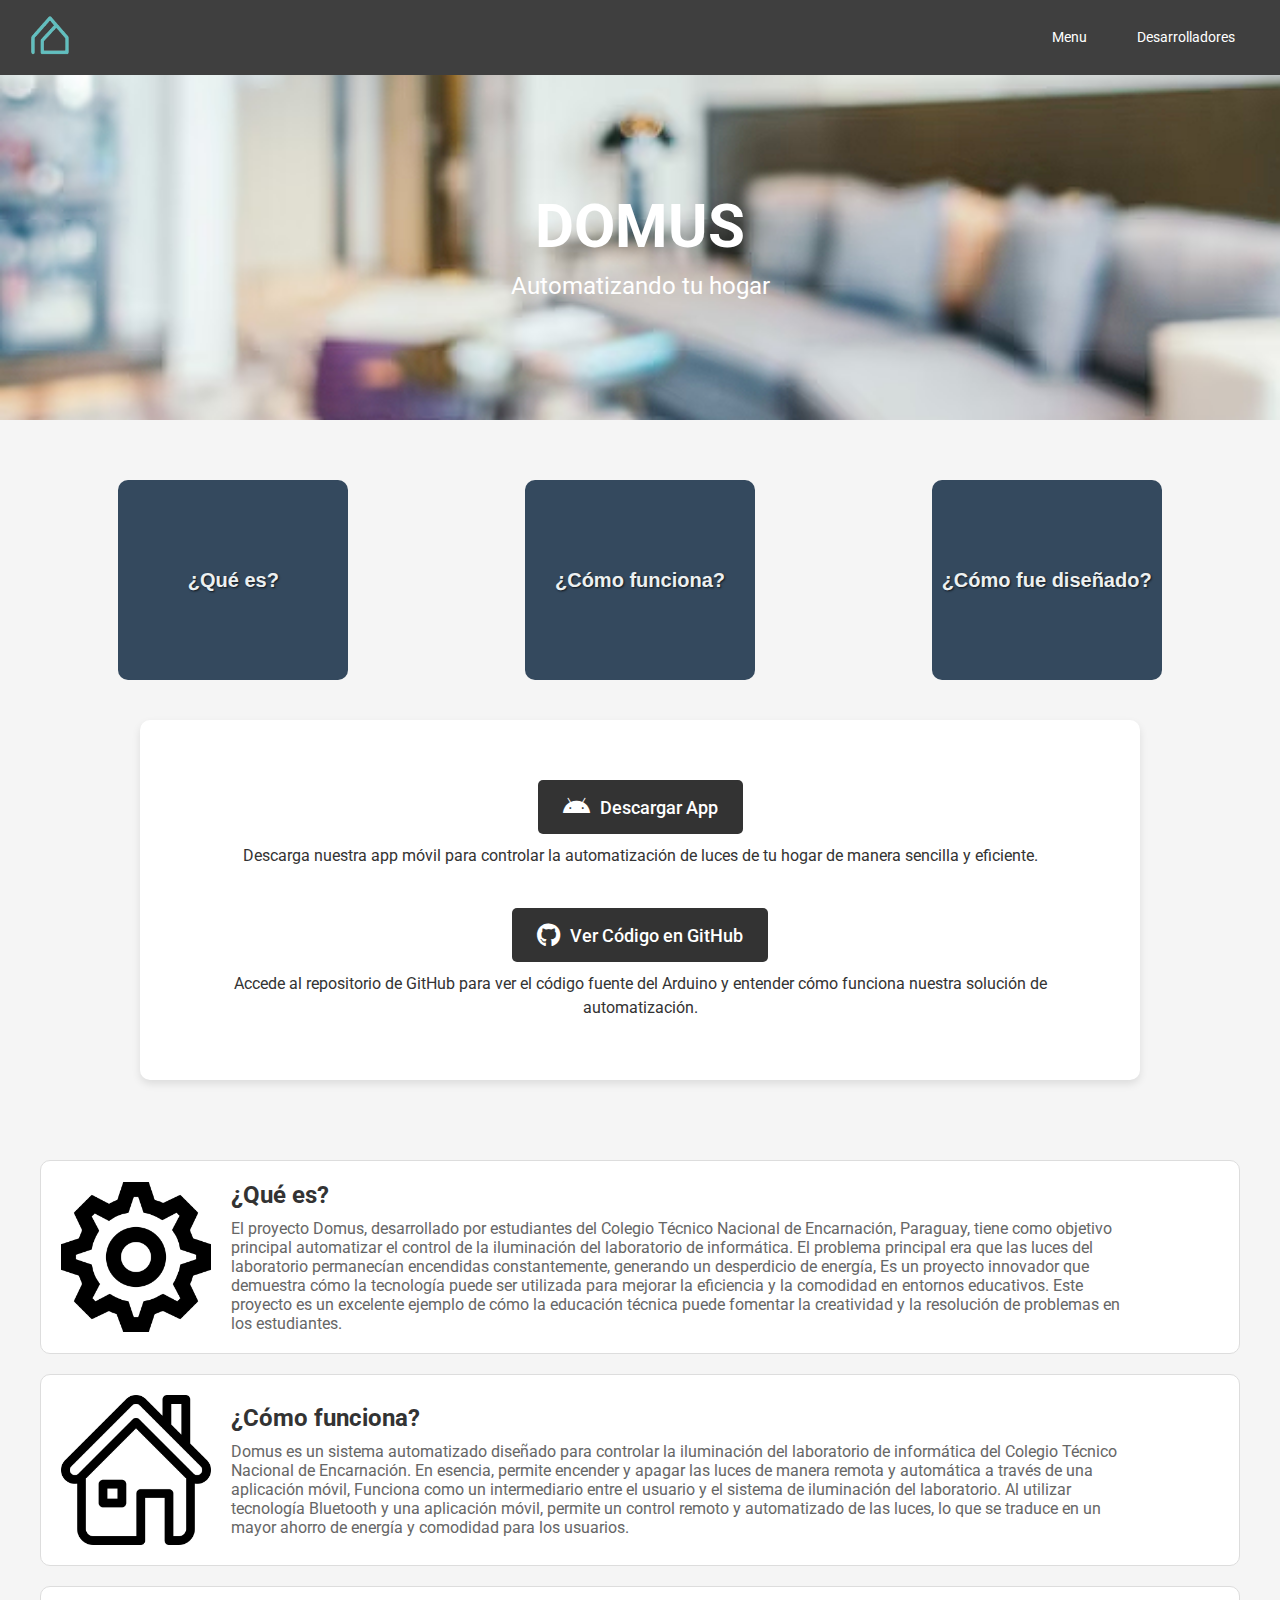
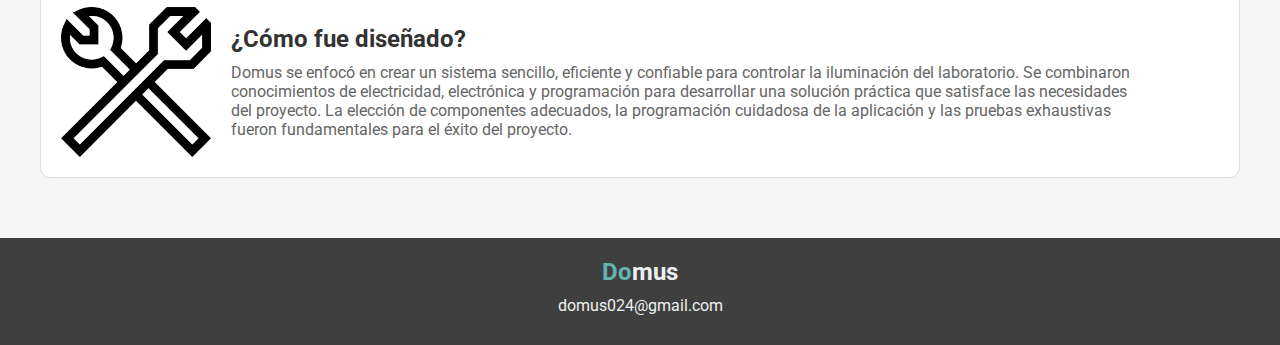
<file: index.html>
<!DOCTYPE html>
<html lang="en">

<head>
    <meta charset="UTF-8">
    <meta http-equiv="X-UA-Compatible" content="IE=edge">
    <meta name="viewport" content="width=device-width, initial-scale=1.0">
    <title>Domus</title>
    <link rel="icon" href="resources/logo.png" type="image/png">
    <link rel="stylesheet" href="css/index.css">
    <link rel="preconnect" href="https://fonts.googleapis.com">
    <link rel="preconnect" href="https://fonts.gstatic.com" crossorigin>
    <link href="https://fonts.googleapis.com/css2?family=Roboto:wght@400;700&display=swap" rel="stylesheet">
    <link rel="stylesheet" href="https://cdnjs.cloudflare.com/ajax/libs/font-awesome/6.0.0-beta3/css/all.min.css">
</head>

<body>

    <header>
        <div class="logo-container">
            <img src="resources/logo.png" alt="Logo" class="logo">
        </div>
        <nav>
            <a href="index.html">Menu</a>
            <a href="desarrolladores.html">Desarrolladores</a>
        </nav>
    </header>

    <div class="bienvenida">
        <div class="bienvenida-texto">
            <h1>DOMUS</h1>
            <p>Automatizando tu hogar</p>
        </div>
    </div>

    <main>
        <section class="cuerpo">
            <button class="cuadro" data-target="#respuesta-que-es">¿Qué es?</button>
            <button class="cuadro" data-target="#respuesta-como-funciona">¿Cómo funciona?</button>
            <button class="cuadro" data-target="#respuesta-como-fue-disenado">¿Cómo fue diseñado?</button>
        </section>

        <section class="descargas">

            <div class="descarga-item">
                <a href="ejem.apk" class="descarga-boton" target="_blank" download="nombre_de_archivo.apk">
                    <i class="fab fa-android descarga-icono"></i>
                    Descargar App
                </a>
                <p>Descarga nuestra app móvil para controlar la automatización de luces de tu hogar de manera sencilla y
                    eficiente.</p>
            </div>

            <div class="descarga-item">
                <a href="https://github.com/ivanf12300/Domus-arduino-code" class="descarga-boton" target="_blank">
                    <i class="fab fa-github descarga-icono"></i>
                    Ver Código en GitHub
                </a>
                <p>Accede al repositorio de GitHub para ver el código fuente del Arduino y entender cómo funciona
                    nuestra solución de automatización.</p>
            </div>
        </section>

        <section class="respuestas">
            <div id="respuesta-que-es" class="respuesta">
                <img src="resources/img1.png" alt="¿Qué es?" class="respuesta-img">
                <div class="respuesta-texto">
                    <h2>¿Qué es?</h2>
                    <p>El proyecto Domus, desarrollado por estudiantes del Colegio Técnico Nacional de Encarnación, Paraguay, tiene como objetivo principal automatizar el control de la iluminación del laboratorio de informática. El problema principal era que las luces del laboratorio permanecían encendidas constantemente, generando un desperdicio de energía, Es un proyecto innovador que demuestra cómo la tecnología puede ser utilizada para mejorar la eficiencia y la comodidad en entornos educativos. Este proyecto es un excelente ejemplo de cómo la educación técnica puede fomentar la creatividad y la resolución de problemas en los estudiantes.</p>
                </div>
            </div>
            <div id="respuesta-como-funciona" class="respuesta">
                <img src="resources/img2.png" alt="¿Cómo funciona?" class="respuesta-img">
                <div class="respuesta-texto">
                    <h2>¿Cómo funciona?</h2>
                    <p>Domus es un sistema automatizado diseñado para controlar la iluminación del laboratorio de informática del Colegio Técnico Nacional de Encarnación. En esencia, permite encender y apagar las luces de manera remota y automática a través de una aplicación móvil, Funciona como un intermediario entre el usuario y el sistema de iluminación del laboratorio. Al utilizar tecnología Bluetooth y una aplicación móvil, permite un control remoto y automatizado de las luces, lo que se traduce en un mayor ahorro de energía y comodidad para los usuarios.</p>
                </div>
            </div>
            <div id="respuesta-como-fue-disenado" class="respuesta">
                <img src="resources/img3.png" alt="¿Cómo fue diseñado?" class="respuesta-img">
                <div class="respuesta-texto">
                    <h2>¿Cómo fue diseñado?</h2>
                    <p>Domus se enfocó en crear un sistema sencillo, eficiente y confiable para controlar la iluminación del laboratorio. Se combinaron conocimientos de electricidad, electrónica y programación para desarrollar una solución práctica que satisface las necesidades del proyecto. La elección de componentes adecuados, la programación cuidadosa de la aplicación y las pruebas exhaustivas fueron fundamentales para el éxito del proyecto.</p>
                </div>
            </div>
        </section>
    </main>

    <footer>
        <div class="footer-container">
            <div class="footer-logo">
                <span>Do</span>mus
            </div>
            <ul class="footer-contact">
                <li><a href="mailto:contacto@compania.com">domus024@gmail.com</a></li>
            </ul>
        </div>
    </footer>

    <script src="js/index.js"></script>
</body>

</html>
</file>
<file: css/index.css>
@import url('https://fonts.googleapis.com/css2?family=Roboto:wght@400;700&display=swap');
@import url('https://fonts.googleapis.com/css2?family=Open+Sans:wght@400;700&display=swap');

/* Global Styles */
* {
    margin: 0;
    padding: 0;
    box-sizing: border-box;
}

html {
    scroll-behavior: smooth;
}

body {
    font-family: 'Roboto', sans-serif;
    background-color: #f5f5f5;
}

/* Header */
header {
    background-color: #3f3f3f;
    padding: 15px 20px;
    position: fixed;
    top: 0;
    left: 0;
    width: 100%;
    z-index: 9999;
    display: flex;
    justify-content: space-between;
    align-items: center;
}

nav {
    display: flex;
}

nav a {
    text-decoration: none;
    color: #ffffff;
    margin: 0 15px;
    padding: 5px 10px;
    border-radius: 20px;
    font-size: 14px;
    font-weight: 400;
    transition: color 0.3s, background-color 0.3s;
}

nav a:hover {
    background-color: #64b4b0;
    color: #ffffff;
}

/* Logo */
.logo-container {
    margin-left: 10px;
}

.logo {
    width: 40px;
    height: auto;
}

/* Bienvenida */
.bienvenida {
    width: 100%;
    height: 350px;
    background-image: url('../resources/fondo.PNG');
    background-size: cover;
    background-position: center;
    display: flex;
    justify-content: center;
    align-items: center;
    text-align: center;
    color: #ffffff;
    padding: 20px;
    margin-top: 70px;
    /* Ajuste para no ocultar el contenido debajo del header fijo */
}

.bienvenida-texto {
    max-width: 800px;
}

.bienvenida h1 {
    font-size: 60px;
    margin-bottom: 10px;
    font-weight: 700;
}

.bienvenida p {
    font-size: 24px;
    font-weight: 400;
}

/* Main Content */
main {
    padding: 20px;
    margin-top: 20px;
}

/* Cuadrados de preguntas */
.cuerpo {
    display: flex;
    justify-content: space-around;
    flex-wrap: wrap;
    gap: 20px;
    padding: 20px;
}

.cuadro {
    color: #ecf0f1;
    border: none;
    background-color: #34495e;
    border-radius: 10px;
    width: 230px;
    height: 200px;
    background-size: cover;
    background-position: center;
    display: flex;
    align-items: center;
    justify-content: center;
    font-size: 20px;
    font-weight: bold;
    cursor: pointer;
    transition: background-color 0.3s, transform 0.3s;
    text-shadow: 1px 1px 2px rgba(0, 0, 0, 0.7);
    text-decoration: none;
}

.cuadro:hover {
    background-color: rgba(0, 0, 0, 0.6);
    transform: scale(1.05);
}

/* Descargas */
.descargas {
    display: flex;
    flex-direction: column;
    align-items: center;
    padding: 40px;
    background-color: #ffffff;
    border-radius: 10px;
    box-shadow: 0 4px 8px rgba(0, 0, 0, 0.1);
    margin: 20px auto;
    margin-bottom: 60px;
    max-width: 1000px;
}

.descarga-item {
    margin: 20px 0;
    text-align: center;
}

.descarga-boton {
    display: inline-flex;
    align-items: center;
    justify-content: center;
    text-decoration: none;
    color: #ffffff;
    background-color: #333;
    border-radius: 5px;
    padding: 15px 25px;
    font-size: 18px;
    font-weight: 500;
    transition: background-color 0.3s, transform 0.3s;
}

.descarga-boton:hover {
    background-color: #555;
    transform: scale(1.05);
}

.descarga-icono {
    font-size: 24px;
    margin-right: 10px;
}

.descarga-item p {
    margin-top: 10px;
    font-size: 16px;
    color: #333;
    line-height: 1.5;
}

/* Respuestas */
.respuestas {
    padding: 20px;
    background-color: #f5f5f5;
}

.respuesta {
    display: flex;
    align-items: center;
    margin-bottom: 20px;
    border: 1px solid #ddd;
    border-radius: 10px;
    padding: 20px;
    background-color: #ffffff;
}

.respuesta-img {
    width: 150px;
    height: auto;
    margin-right: 20px;
    border-radius: 5px;
}

.respuesta-texto {
    max-width: 900px;
}

.respuesta h2 {
    font-size: 24px;
    margin-bottom: 10px;
    color: #333;
}

.respuesta p {
    font-size: 16px;
    color: #666;
}

/* Footer */
footer {
    background-color: #3f3f3f;
    color: #ecf0f1;
    padding: 20px 0;
    text-align: center;
    position: relative;
    bottom: 0;
    width: 100%;
}

.footer-container {
    max-width: 1200px;
    margin: 0 auto;
    padding: 0 20px;
}

.footer-logo {
    font-size: 24px;
    font-weight: 700;
    margin-bottom: 10px;
}

.footer-logo span {
    color: #64b4b0;
}

.footer-contact {
    list-style: none;
    padding: 0;
    margin: 0;
}

.footer-contact li {
    margin-bottom: 10px;
}

.footer-contact a {
    color: #ecf0f1;
    text-decoration: none;
    transition: color 0.3s;
}

.footer-contact a:hover {
    color: #64b4b0;
}


/* Media Queries */
@media (max-width: 768px) {
    .bienvenida {
        height: 250px;
        padding: 10px;
    }

    .bienvenida h1 {
        font-size: 40px;
    }

    .bienvenida p {
        font-size: 18px;
    }

    .cuerpo {
        flex-direction: column;
        align-items: center;
    }

    .cuadro {
        width: 100%;
        max-width: 300px;
        font-size: 18px;
        height: auto;
    }

    .descarga-item {
        max-width: 100%;
        padding: 20px;
    }

    .respuesta {
        flex-direction: column;
        text-align: center;
    }

    .respuesta-img {
        margin: 0 0 10px 0;
    }

    .respuesta-texto {
        max-width: 100%;
    }
}

@media (max-width: 480px) {
    .bienvenida h1 {
        font-size: 30px;
    }

    .bienvenida p {
        font-size: 16px;
    }

    .cuadro {
        width: 100%;
        max-width: 250px;
        font-size: 16px;
        height: auto;
        padding: 10px;
    }

    .descarga-boton {
        padding: 10px;
        font-size: 16px;
    }

    .respuesta h2 {
        font-size: 20px;
    }

    .respuesta p {
        font-size: 14px;
    }

    .footer-logo {
        font-size: 18px;
    }
}
</file>
